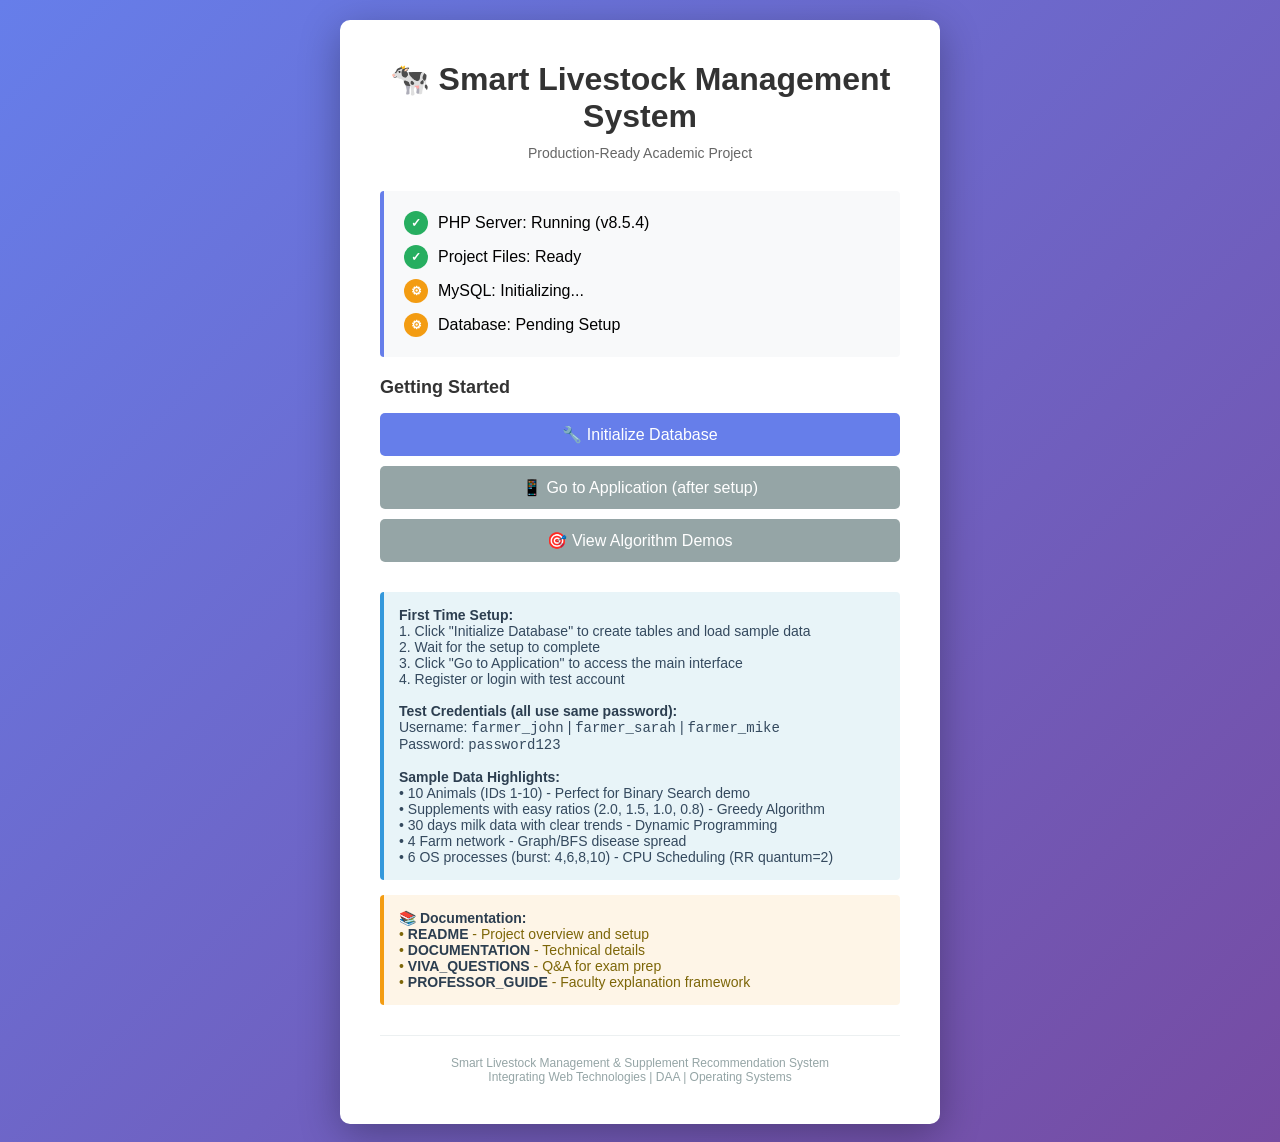
<file: project/Smart-Livestock-System/index.html>
<!DOCTYPE html>
<html lang="en">
<head>
    <meta charset="UTF-8">
    <meta name="viewport" content="width=device-width, initial-scale=1.0">
    <title>Smart Livestock System - Setup</title>
    <style>
        * { margin: 0; padding: 0; box-sizing: border-box; }
        body {
            font-family: 'Segoe UI', Tahoma, Geneva, Verdana, sans-serif;
            background: linear-gradient(135deg, #667eea 0%, #764ba2 100%);
            min-height: 100vh;
            display: flex;
            align-items: center;
            justify-content: center;
            padding: 20px;
        }
        .container {
            background: white;
            border-radius: 10px;
            box-shadow: 0 10px 40px rgba(0,0,0,0.3);
            max-width: 600px;
            width: 100%;
            padding: 40px;
        }
        h1 {
            color: #333;
            margin-bottom: 10px;
            text-align: center;
        }
        .subtitle {
            color: #666;
            text-align: center;
            margin-bottom: 30px;
            font-size: 14px;
        }
        .status {
            background: #f8f9fa;
            border-left: 4px solid #667eea;
            padding: 20px;
            margin-bottom: 20px;
            border-radius: 4px;
        }
        .status-item {
            display: flex;
            align-items: center;
            margin-bottom: 10px;
        }
        .status-item:last-child { margin-bottom: 0; }
        .status-icon {
            width: 24px;
            height: 24px;
            border-radius: 50%;
            display: flex;
            align-items: center;
            justify-content: center;
            margin-right: 10px;
            color: white;
            font-weight: bold;
            font-size: 12px;
        }
        .status-icon.ok { background: #27ae60; }
        .status-icon.loading { background: #f39c12; }
        .status-icon.error { background: #e74c3c; }
        .button {
            display: inline-block;
            padding: 12px 30px;
            border: none;
            border-radius: 5px;
            text-decoration: none;
            font-size: 16px;
            cursor: pointer;
            transition: all 0.3s ease;
            text-align: center;
            width: 100%;
            margin-bottom: 10px;
        }
        .button-primary {
            background: #667eea;
            color: white;
        }
        .button-primary:hover {
            background: #5568d3;
            transform: translateY(-2px);
            box-shadow: 0 5px 15px rgba(102, 126, 234, 0.4);
        }
        .button-secondary {
            background: #95a5a6;
            color: white;
        }
        .button-secondary:hover {
            background: #7f8c8d;
        }
        .info-box {
            background: #e8f4f8;
            border-left: 4px solid #3498db;
            padding: 15px;
            margin-top: 20px;
            border-radius: 4px;
            font-size: 14px;
            color: #34495e;
        }
        .info-box strong { color: #2c3e50; }
        .code {
            background: #2c3e50;
            color: #ecf0f1;
            padding: 10px;
            border-radius: 4px;
            font-family: 'Courier New', monospace;
            font-size: 12px;
            margin: 10px 0;
            overflow-x: auto;
        }
    </style>
</head>
<body>
    <div class="container">
        <h1>🐄 Smart Livestock Management System</h1>
        <p class="subtitle">Production-Ready Academic Project</p>
        
        <div class="status">
            <div class="status-item">
                <div class="status-icon ok">✓</div>
                <span>PHP Server: Running (v8.5.4)</span>
            </div>
            <div class="status-item">
                <div class="status-icon ok">✓</div>
                <span>Project Files: Ready</span>
            </div>
            <div class="status-item">
                <div class="status-icon loading">⚙</div>
                <span>MySQL: Initializing...</span>
            </div>
            <div class="status-item">
                <div class="status-icon loading">⚙</div>
                <span>Database: Pending Setup</span>
            </div>
        </div>
        
        <h2 style="font-size: 18px; margin: 20px 0 15px; color: #333;">Getting Started</h2>
        
        <button class="button button-primary" onclick="location.href='/backend/setup.php';">
            🔧 Initialize Database
        </button>
        
        <button class="button button-secondary" onclick="location.href='/frontend/index.html'; setTimeout(() => alert('Application loaded!'), 100);">
            📱 Go to Application (after setup)
        </button>

        <button class="button button-secondary" onclick="location.href='/demo.html';">
            🎯 View Algorithm Demos
        </button>
        
        <div class="info-box">
            <strong>First Time Setup:</strong><br>
            1. Click "Initialize Database" to create tables and load sample data<br>
            2. Wait for the setup to complete<br>
            3. Click "Go to Application" to access the main interface<br>
            4. Register or login with test account<br>
            <br>
            <strong>Test Credentials (all use same password):</strong><br>
            Username: <code>farmer_john</code> | <code>farmer_sarah</code> | <code>farmer_mike</code><br>
            Password: <code>password123</code><br>
            <br>
            <strong>Sample Data Highlights:</strong><br>
            • 10 Animals (IDs 1-10) - Perfect for Binary Search demo<br>
            • Supplements with easy ratios (2.0, 1.5, 1.0, 0.8) - Greedy Algorithm<br>
            • 30 days milk data with clear trends - Dynamic Programming<br>
            • 4 Farm network - Graph/BFS disease spread<br>
            • 6 OS processes (burst: 4,6,8,10) - CPU Scheduling (RR quantum=2)
        </div>

        <div class="info-box" style="background: #fef5e7; border-left-color: #f39c12; color: #7d6608; margin-top: 15px;">
            <strong>📚 Documentation:</strong><br>
            • <a href="/README.md" style="color: #667eea; text-decoration: none;"><strong>README</strong></a> - Project overview and setup<br>
            • <a href="/DOCUMENTATION.md" style="color: #667eea; text-decoration: none;"><strong>DOCUMENTATION</strong></a> - Technical details<br>
            • <a href="/VIVA_QUESTIONS.md" style="color: #667eea; text-decoration: none;"><strong>VIVA_QUESTIONS</strong></a> - Q&A for exam prep<br>
            • <a href="/PROFESSOR_GUIDE.md" style="color: #667eea; text-decoration: none;"><strong>PROFESSOR_GUIDE</strong></a> - Faculty explanation framework
        </div>

        <div style="margin-top: 30px; padding-top: 20px; border-top: 1px solid #ecf0f1; text-align: center; color: #95a5a6; font-size: 12px;">
            <p>Smart Livestock Management & Supplement Recommendation System</p>
            <p>Integrating Web Technologies | DAA | Operating Systems</p>
        </div>
    </div>
</body>
</html>
</file>
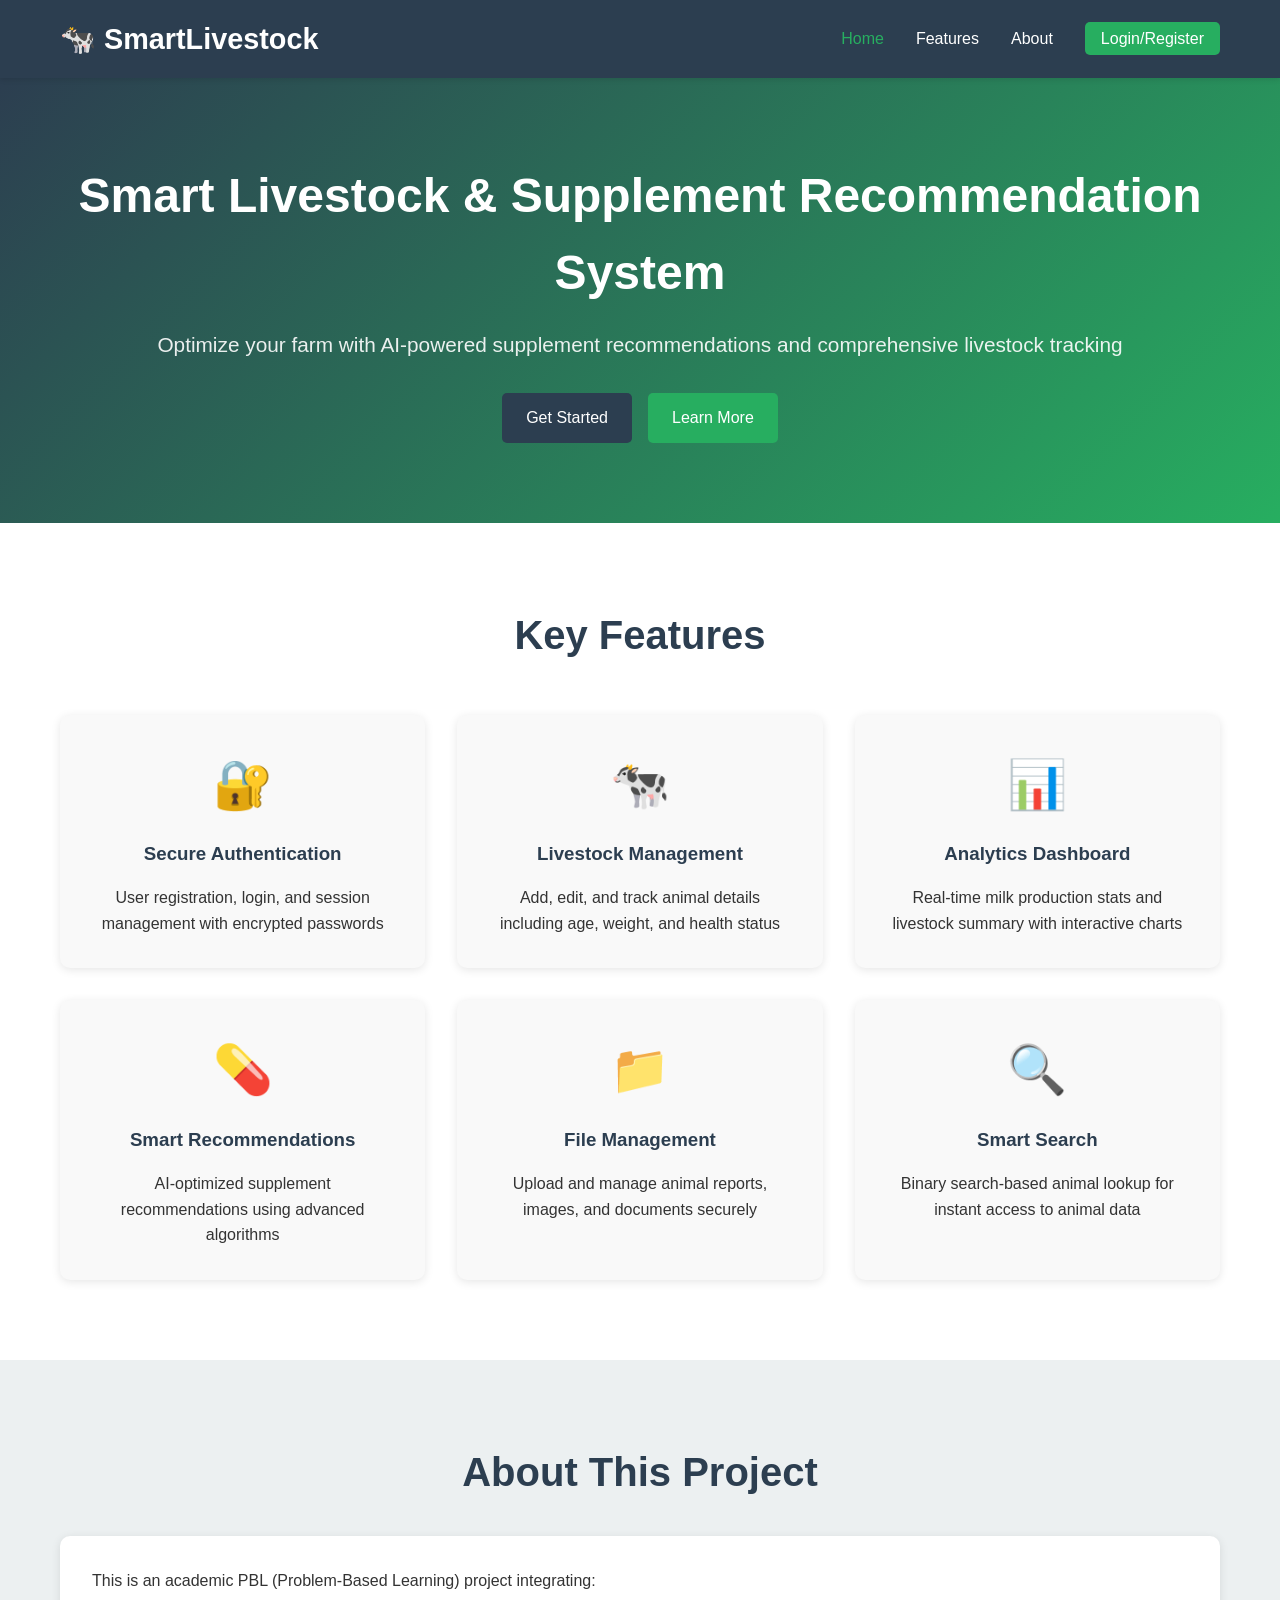
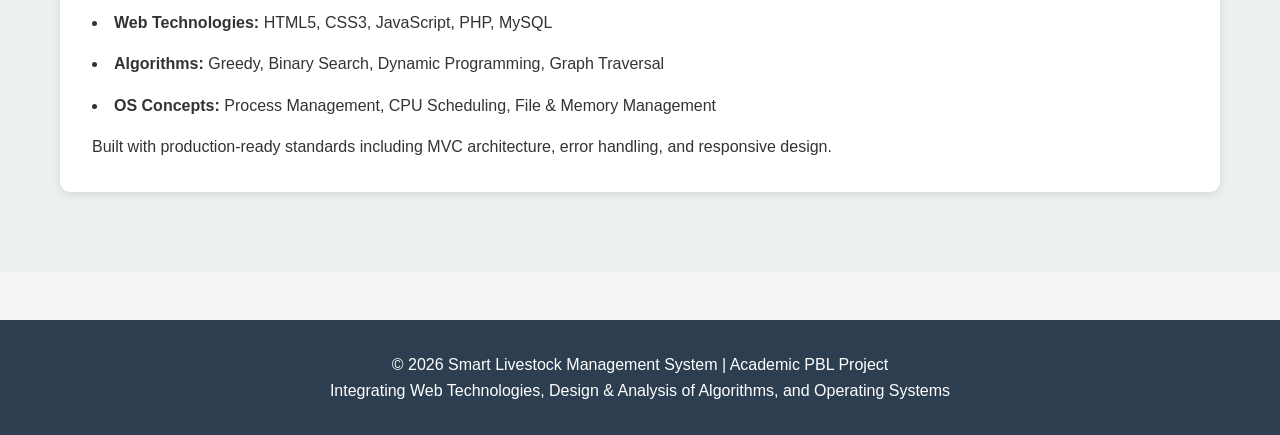
<file: project/Smart-Livestock-System/frontend/index.html>
<!DOCTYPE html>
<html lang="en">
<head>
    <meta charset="UTF-8">
    <meta name="viewport" content="width=device-width, initial-scale=1.0">
    <title>Smart Livestock Management System</title>
    <link rel="stylesheet" href="css/style.css">
</head>
<body>
    <!-- Navigation Bar -->
    <nav class="navbar">
        <div class="container">
            <div class="logo">
                <h1>🐄 SmartLivestock</h1>
            </div>
            <ul class="nav-menu">
                <li><a href="#home" class="active">Home</a></li>
                <li><a href="#features">Features</a></li>
                <li><a href="#about">About</a></li>
                <li><a href="login.html" class="btn-login">Login/Register</a></li>
            </ul>
        </div>
    </nav>

    <!-- Hero Section -->
    <section id="home" class="hero">
        <div class="container hero-content">
            <h2>Smart Livestock & Supplement Recommendation System</h2>
            <p>Optimize your farm with AI-powered supplement recommendations and comprehensive livestock tracking</p>
            <div class="hero-buttons">
                <a href="login.html" class="btn btn-primary">Get Started</a>
                <a href="#features" class="btn btn-secondary">Learn More</a>
            </div>
        </div>
    </section>

    <!-- Features Section -->
    <section id="features" class="features">
        <div class="container">
            <h2>Key Features</h2>
            <div class="features-grid">
                <div class="feature-card">
                    <div class="feature-icon">🔐</div>
                    <h3>Secure Authentication</h3>
                    <p>User registration, login, and session management with encrypted passwords</p>
                </div>
                <div class="feature-card">
                    <div class="feature-icon">🐄</div>
                    <h3>Livestock Management</h3>
                    <p>Add, edit, and track animal details including age, weight, and health status</p>
                </div>
                <div class="feature-card">
                    <div class="feature-icon">📊</div>
                    <h3>Analytics Dashboard</h3>
                    <p>Real-time milk production stats and livestock summary with interactive charts</p>
                </div>
                <div class="feature-card">
                    <div class="feature-icon">💊</div>
                    <h3>Smart Recommendations</h3>
                    <p>AI-optimized supplement recommendations using advanced algorithms</p>
                </div>
                <div class="feature-card">
                    <div class="feature-icon">📁</div>
                    <h3>File Management</h3>
                    <p>Upload and manage animal reports, images, and documents securely</p>
                </div>
                <div class="feature-card">
                    <div class="feature-icon">🔍</div>
                    <h3>Smart Search</h3>
                    <p>Binary search-based animal lookup for instant access to animal data</p>
                </div>
            </div>
        </div>
    </section>

    <!-- About Section -->
    <section id="about" class="about">
        <div class="container">
            <h2>About This Project</h2>
            <div class="about-content">
                <p>This is an academic PBL (Problem-Based Learning) project integrating:</p>
                <ul>
                    <li><strong>Web Technologies:</strong> HTML5, CSS3, JavaScript, PHP, MySQL</li>
                    <li><strong>Algorithms:</strong> Greedy, Binary Search, Dynamic Programming, Graph Traversal</li>
                    <li><strong>OS Concepts:</strong> Process Management, CPU Scheduling, File & Memory Management</li>
                </ul>
                <p>Built with production-ready standards including MVC architecture, error handling, and responsive design.</p>
            </div>
        </div>
    </section>

    <!-- Footer -->
    <footer class="footer">
        <div class="container">
            <p>&copy; 2026 Smart Livestock Management System | Academic PBL Project</p>
            <p>Integrating Web Technologies, Design & Analysis of Algorithms, and Operating Systems</p>
        </div>
    </footer>

    <script src="js/main.js"></script>
</body>
</html>
</file>
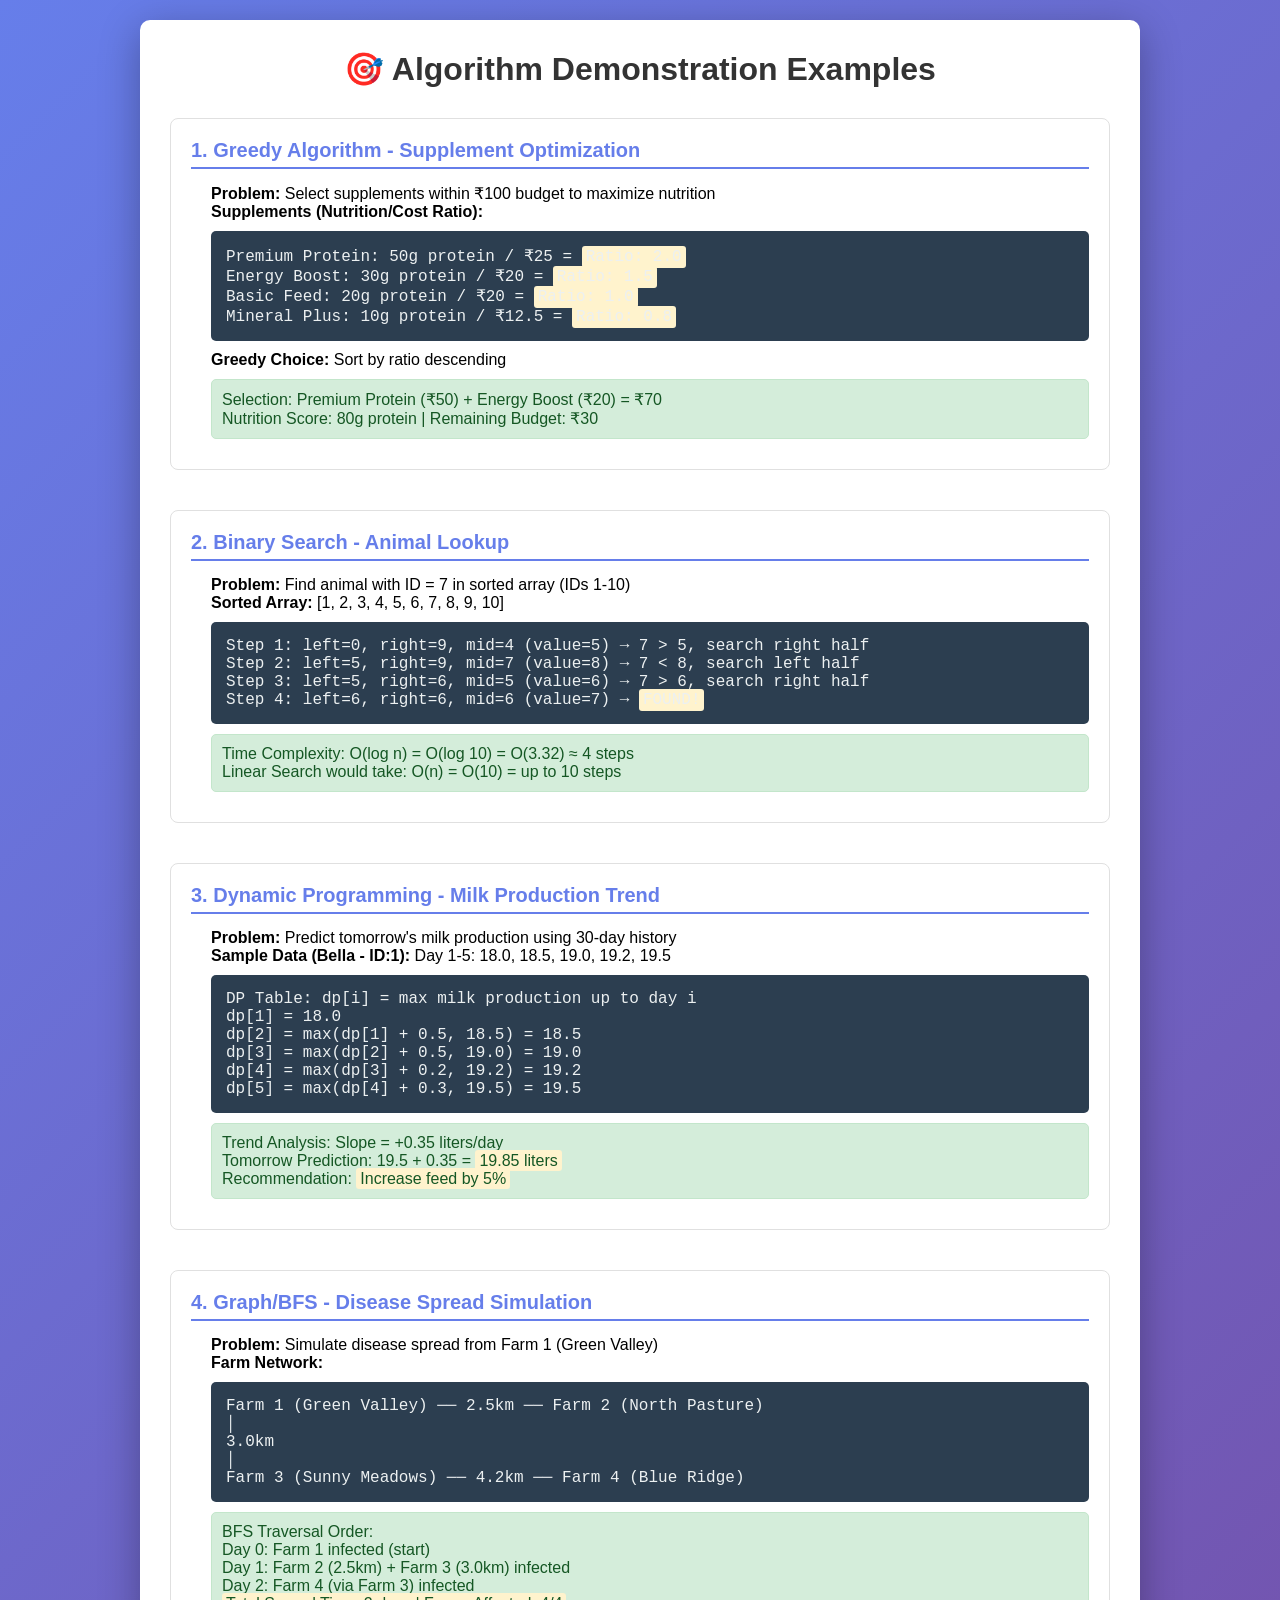
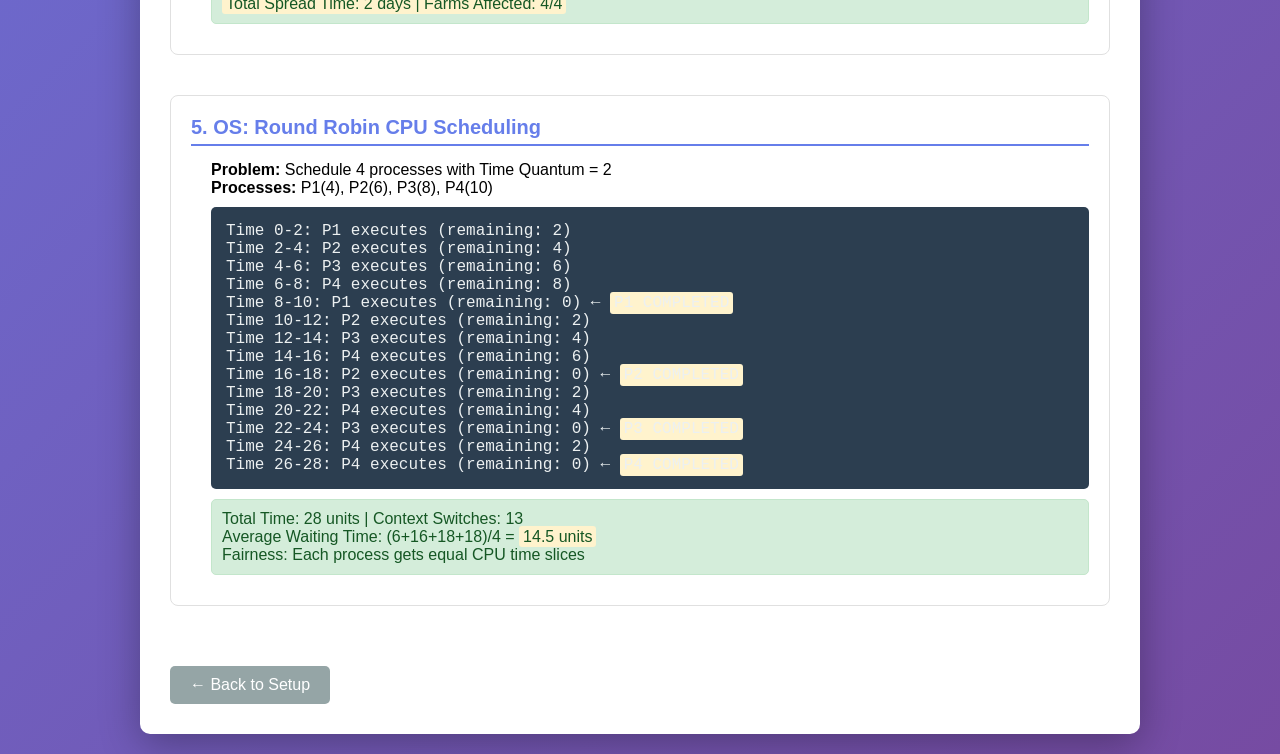
<file: project/Smart-Livestock-System/demo.html>
<!DOCTYPE html>
<html lang="en">
<head>
    <meta charset="UTF-8">
    <meta name="viewport" content="width=device-width, initial-scale=1.0">
    <title>Algorithm Demos - Smart Livestock System</title>
    <style>
        * { margin: 0; padding: 0; box-sizing: border-box; }
        body {
            font-family: 'Segoe UI', Tahoma, Geneva, Verdana, sans-serif;
            background: linear-gradient(135deg, #667eea 0%, #764ba2 100%);
            min-height: 100vh;
            padding: 20px;
        }
        .container {
            background: white;
            border-radius: 10px;
            box-shadow: 0 10px 40px rgba(0,0,0,0.3);
            max-width: 1000px;
            margin: 0 auto;
            padding: 30px;
        }
        h1 { text-align: center; color: #333; margin-bottom: 30px; }
        .demo-section {
            margin-bottom: 40px;
            border: 1px solid #e0e0e0;
            border-radius: 8px;
            padding: 20px;
        }
        .demo-title {
            font-size: 20px;
            font-weight: bold;
            color: #667eea;
            margin-bottom: 15px;
            border-bottom: 2px solid #667eea;
            padding-bottom: 5px;
        }
        .demo-content { margin-left: 20px; }
        .code {
            background: #2c3e50;
            color: #ecf0f1;
            padding: 15px;
            border-radius: 5px;
            font-family: 'Courier New', monospace;
            margin: 10px 0;
            overflow-x: auto;
        }
        .result {
            background: #d4edda;
            color: #155724;
            padding: 10px;
            border-radius: 5px;
            margin: 10px 0;
            border: 1px solid #c3e6cb;
        }
        .highlight { background: #fff3cd; padding: 2px 4px; border-radius: 3px; }
        .back-link {
            display: inline-block;
            margin-top: 20px;
            padding: 10px 20px;
            background: #95a5a6;
            color: white;
            text-decoration: none;
            border-radius: 5px;
        }
        .back-link:hover { background: #7f8c8d; }
    </style>
</head>
<body>
    <div class="container">
        <h1>🎯 Algorithm Demonstration Examples</h1>

        <div class="demo-section">
            <div class="demo-title">1. Greedy Algorithm - Supplement Optimization</div>
            <div class="demo-content">
                <p><strong>Problem:</strong> Select supplements within ₹100 budget to maximize nutrition</p>
                <p><strong>Supplements (Nutrition/Cost Ratio):</strong></p>
                <div class="code">
Premium Protein: 50g protein / ₹25 = <span class="highlight">Ratio: 2.0</span><br>
Energy Boost: 30g protein / ₹20 = <span class="highlight">Ratio: 1.5</span><br>
Basic Feed: 20g protein / ₹20 = <span class="highlight">Ratio: 1.0</span><br>
Mineral Plus: 10g protein / ₹12.5 = <span class="highlight">Ratio: 0.8</span>
                </div>
                <p><strong>Greedy Choice:</strong> Sort by ratio descending</p>
                <div class="result">
Selection: Premium Protein (₹50) + Energy Boost (₹20) = ₹70<br>
Nutrition Score: 80g protein | Remaining Budget: ₹30
                </div>
            </div>
        </div>

        <div class="demo-section">
            <div class="demo-title">2. Binary Search - Animal Lookup</div>
            <div class="demo-content">
                <p><strong>Problem:</strong> Find animal with ID = 7 in sorted array (IDs 1-10)</p>
                <p><strong>Sorted Array:</strong> [1, 2, 3, 4, 5, 6, 7, 8, 9, 10]</p>
                <div class="code">
Step 1: left=0, right=9, mid=4 (value=5) → 7 > 5, search right half<br>
Step 2: left=5, right=9, mid=7 (value=8) → 7 < 8, search left half<br>
Step 3: left=5, right=6, mid=5 (value=6) → 7 > 6, search right half<br>
Step 4: left=6, right=6, mid=6 (value=7) → <span class="highlight">FOUND!</span>
                </div>
                <div class="result">
Time Complexity: O(log n) = O(log 10) = O(3.32) ≈ 4 steps<br>
Linear Search would take: O(n) = O(10) = up to 10 steps
                </div>
            </div>
        </div>

        <div class="demo-section">
            <div class="demo-title">3. Dynamic Programming - Milk Production Trend</div>
            <div class="demo-content">
                <p><strong>Problem:</strong> Predict tomorrow's milk production using 30-day history</p>
                <p><strong>Sample Data (Bella - ID:1):</strong> Day 1-5: 18.0, 18.5, 19.0, 19.2, 19.5</p>
                <div class="code">
DP Table: dp[i] = max milk production up to day i<br>
dp[1] = 18.0<br>
dp[2] = max(dp[1] + 0.5, 18.5) = 18.5<br>
dp[3] = max(dp[2] + 0.5, 19.0) = 19.0<br>
dp[4] = max(dp[3] + 0.2, 19.2) = 19.2<br>
dp[5] = max(dp[4] + 0.3, 19.5) = 19.5
                </div>
                <div class="result">
Trend Analysis: Slope = +0.35 liters/day<br>
Tomorrow Prediction: 19.5 + 0.35 = <span class="highlight">19.85 liters</span><br>
Recommendation: <span class="highlight">Increase feed by 5%</span>
                </div>
            </div>
        </div>

        <div class="demo-section">
            <div class="demo-title">4. Graph/BFS - Disease Spread Simulation</div>
            <div class="demo-content">
                <p><strong>Problem:</strong> Simulate disease spread from Farm 1 (Green Valley)</p>
                <p><strong>Farm Network:</strong></p>
                <div class="code">
Farm 1 (Green Valley) ── 2.5km ── Farm 2 (North Pasture)<br>
│<br>
3.0km<br>
│<br>
Farm 3 (Sunny Meadows) ── 4.2km ── Farm 4 (Blue Ridge)
                </div>
                <div class="result">
BFS Traversal Order:<br>
Day 0: Farm 1 infected (start)<br>
Day 1: Farm 2 (2.5km) + Farm 3 (3.0km) infected<br>
Day 2: Farm 4 (via Farm 3) infected<br>
<span class="highlight">Total Spread Time: 2 days | Farms Affected: 4/4</span>
                </div>
            </div>
        </div>

        <div class="demo-section">
            <div class="demo-title">5. OS: Round Robin CPU Scheduling</div>
            <div class="demo-content">
                <p><strong>Problem:</strong> Schedule 4 processes with Time Quantum = 2</p>
                <p><strong>Processes:</strong> P1(4), P2(6), P3(8), P4(10)</p>
                <div class="code">
Time 0-2: P1 executes (remaining: 2)<br>
Time 2-4: P2 executes (remaining: 4)<br>
Time 4-6: P3 executes (remaining: 6)<br>
Time 6-8: P4 executes (remaining: 8)<br>
Time 8-10: P1 executes (remaining: 0) ← <span class="highlight">P1 COMPLETED</span><br>
Time 10-12: P2 executes (remaining: 2)<br>
Time 12-14: P3 executes (remaining: 4)<br>
Time 14-16: P4 executes (remaining: 6)<br>
Time 16-18: P2 executes (remaining: 0) ← <span class="highlight">P2 COMPLETED</span><br>
Time 18-20: P3 executes (remaining: 2)<br>
Time 20-22: P4 executes (remaining: 4)<br>
Time 22-24: P3 executes (remaining: 0) ← <span class="highlight">P3 COMPLETED</span><br>
Time 24-26: P4 executes (remaining: 2)<br>
Time 26-28: P4 executes (remaining: 0) ← <span class="highlight">P4 COMPLETED</span>
                </div>
                <div class="result">
Total Time: 28 units | Context Switches: 13<br>
Average Waiting Time: (6+16+18+18)/4 = <span class="highlight">14.5 units</span><br>
Fairness: Each process gets equal CPU time slices
                </div>
            </div>
        </div>

        <a href="/" class="back-link">← Back to Setup</a>
    </div>
</body>
</html>
</file>
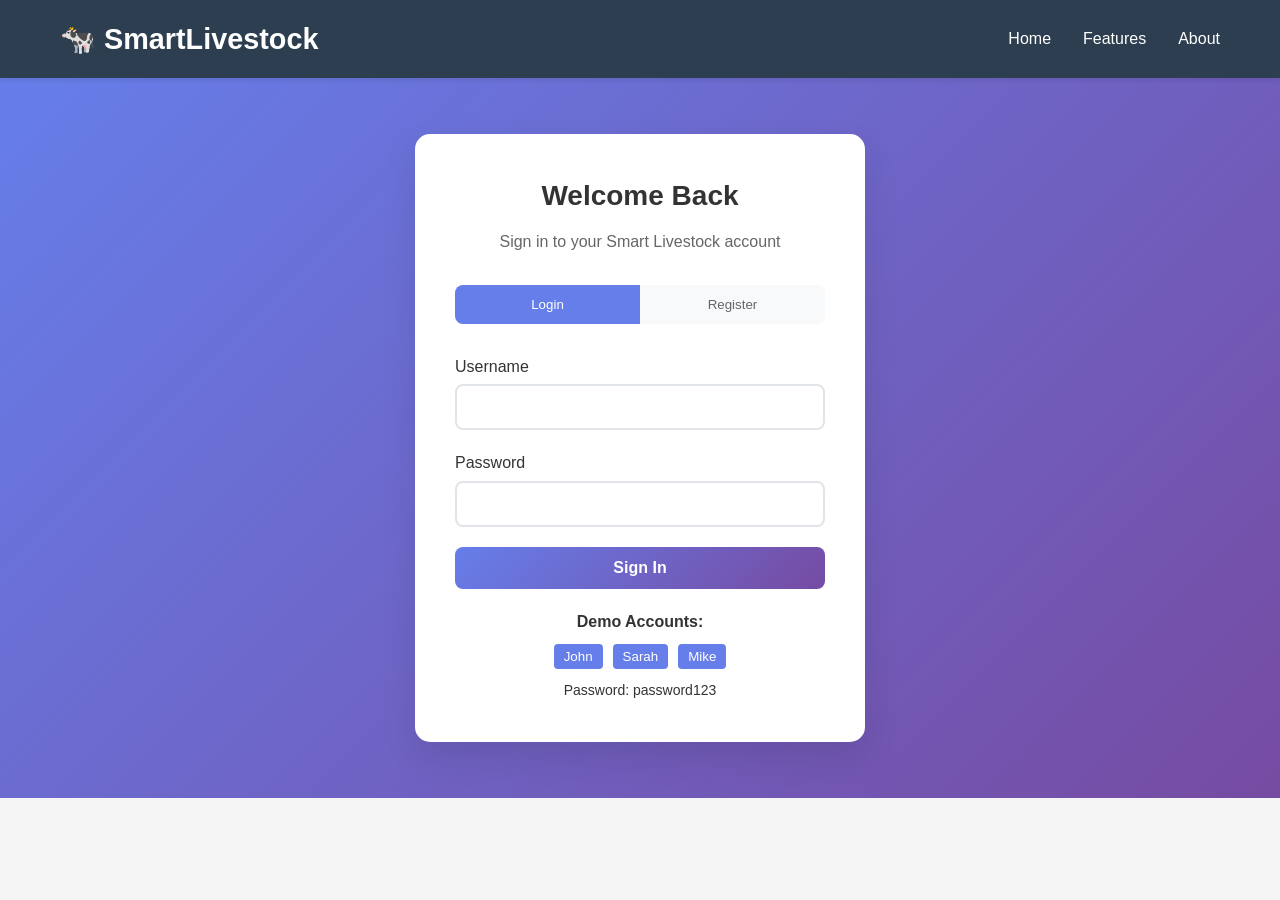
<file: project/Smart-Livestock-System/frontend/login.html>
<!DOCTYPE html>
<html lang="en">
<head>
    <meta charset="UTF-8">
    <meta name="viewport" content="width=device-width, initial-scale=1.0">
    <title>Login - Smart Livestock Management System</title>
    <link rel="stylesheet" href="css/style.css">
    <style>
        .auth-container {
            min-height: 80vh;
            display: flex;
            align-items: center;
            justify-content: center;
            background: linear-gradient(135deg, #667eea 0%, #764ba2 100%);
            padding: 20px;
        }

        .auth-card {
            background: white;
            border-radius: 15px;
            box-shadow: 0 15px 35px rgba(0,0,0,0.1);
            padding: 40px;
            width: 100%;
            max-width: 450px;
        }

        .auth-header {
            text-align: center;
            margin-bottom: 30px;
        }

        .auth-header h2 {
            color: #333;
            margin-bottom: 10px;
            font-size: 28px;
        }

        .auth-header p {
            color: #666;
            font-size: 16px;
        }

        .form-group {
            margin-bottom: 20px;
        }

        .form-group label {
            display: block;
            margin-bottom: 5px;
            color: #333;
            font-weight: 500;
        }

        .form-group input {
            width: 100%;
            padding: 12px 15px;
            border: 2px solid #e1e5e9;
            border-radius: 8px;
            font-size: 16px;
            transition: border-color 0.3s ease;
        }

        .form-group input:focus {
            outline: none;
            border-color: #667eea;
        }

        .auth-btn {
            width: 100%;
            padding: 12px;
            background: linear-gradient(135deg, #667eea 0%, #764ba2 100%);
            color: white;
            border: none;
            border-radius: 8px;
            font-size: 16px;
            font-weight: 600;
            cursor: pointer;
            transition: transform 0.2s ease;
        }

        .auth-btn:hover {
            transform: translateY(-2px);
        }

        .auth-btn:disabled {
            opacity: 0.6;
            cursor: not-allowed;
            transform: none;
        }

        .auth-links {
            text-align: center;
            margin-top: 20px;
        }

        .auth-links a {
            color: #667eea;
            text-decoration: none;
            font-weight: 500;
        }

        .auth-links a:hover {
            text-decoration: underline;
        }

        .tab-buttons {
            display: flex;
            margin-bottom: 30px;
            border-radius: 8px;
            overflow: hidden;
            background: #f8f9fa;
        }

        .tab-btn {
            flex: 1;
            padding: 12px;
            border: none;
            background: #f8f9fa;
            color: #666;
            cursor: pointer;
            font-weight: 500;
            transition: all 0.3s ease;
        }

        .tab-btn.active {
            background: #667eea;
            color: white;
        }

        .tab-content {
            display: none;
        }

        .tab-content.active {
            display: block;
        }

        .error-message {
            background: #fee;
            color: #c33;
            padding: 10px;
            border-radius: 5px;
            margin-bottom: 15px;
            border-left: 4px solid #c33;
            display: none;
        }

        .success-message {
            background: #efe;
            color: #363;
            padding: 10px;
            border-radius: 5px;
            margin-bottom: 15px;
            border-left: 4px solid #363;
            display: none;
        }

        .loading {
            display: inline-block;
            width: 20px;
            height: 20px;
            border: 3px solid #f3f3f3;
            border-top: 3px solid #667eea;
            border-radius: 50%;
            animation: spin 1s linear infinite;
            margin-right: 10px;
        }

        @keyframes spin {
            0% { transform: rotate(0deg); }
            100% { transform: rotate(360deg); }
        }
    </style>
</head>
<body>
    <!-- Navigation Bar -->
    <nav class="navbar">
        <div class="container">
            <div class="logo">
                <h1>🐄 SmartLivestock</h1>
            </div>
            <ul class="nav-menu">
                <li><a href="index.html">Home</a></li>
                <li><a href="index.html#features">Features</a></li>
                <li><a href="index.html#about">About</a></li>
            </ul>
        </div>
    </nav>

    <!-- Auth Container -->
    <div class="auth-container">
        <div class="auth-card">
            <div class="auth-header">
                <h2>Welcome Back</h2>
                <p>Sign in to your Smart Livestock account</p>
            </div>

            <!-- Tab Buttons -->
            <div class="tab-buttons">
                <button class="tab-btn active" onclick="showTab('login')">Login</button>
                <button class="tab-btn" onclick="showTab('register')">Register</button>
            </div>

            <!-- Error/Success Messages -->
            <div id="error-message" class="error-message"></div>
            <div id="success-message" class="success-message"></div>

            <!-- Login Form -->
            <form id="login-form" class="tab-content active">
                <div class="form-group">
                    <label for="login-username">Username</label>
                    <input type="text" id="login-username" required>
                </div>
                <div class="form-group">
                    <label for="login-password">Password</label>
                    <input type="password" id="login-password" required>
                </div>
                <button type="submit" class="auth-btn" id="login-btn">
                    <span id="login-text">Sign In</span>
                </button>
            </form>

            <!-- Register Form -->
            <form id="register-form" class="tab-content">
                <div class="form-group">
                    <label for="reg-username">Username *</label>
                    <input type="text" id="reg-username" required>
                </div>
                <div class="form-group">
                    <label for="reg-email">Email *</label>
                    <input type="email" id="reg-email" required>
                </div>
                <div class="form-group">
                    <label for="reg-fullname">Full Name *</label>
                    <input type="text" id="reg-fullname" required>
                </div>
                <div class="form-group">
                    <label for="reg-phone">Phone</label>
                    <input type="tel" id="reg-phone">
                </div>
                <div class="form-group">
                    <label for="reg-address">Address</label>
                    <input type="text" id="reg-address">
                </div>
                <div class="form-group">
                    <label for="reg-farmname">Farm Name</label>
                    <input type="text" id="reg-farmname">
                </div>
                <div class="form-group">
                    <label for="reg-password">Password *</label>
                    <input type="password" id="reg-password" required minlength="8">
                </div>
                <div class="form-group">
                    <label for="reg-confirm-password">Confirm Password *</label>
                    <input type="password" id="reg-confirm-password" required minlength="8">
                </div>
                <button type="submit" class="auth-btn" id="register-btn">
                    <span id="register-text">Create Account</span>
                </button>
            </form>

            <div class="auth-links">
                <p>Demo accounts: farmer_john, farmer_sarah, farmer_mike (password: password123)</p>
            </div>
        </div>
    </div>

    <script>
        // Tab switching functionality
        function showTab(tabName) {
            // Hide all tabs
            document.querySelectorAll('.tab-content').forEach(tab => {
                tab.classList.remove('active');
            });
            document.querySelectorAll('.tab-btn').forEach(btn => {
                btn.classList.remove('active');
            });

            // Show selected tab
            document.getElementById(tabName + '-form').classList.add('active');
            event.target.classList.add('active');
        }

        // Login form submission
        document.getElementById('login-form').addEventListener('submit', async function(e) {
            e.preventDefault();

            const username = document.getElementById('login-username').value;
            const password = document.getElementById('login-password').value;
            const loginBtn = document.getElementById('login-btn');
            const loginText = document.getElementById('login-text');

            // Show loading state
            loginBtn.disabled = true;
            loginText.innerHTML = '<div class="loading"></div>Signing In...';

            try {
                const response = await fetch('../backend/api/login.php', {
                    method: 'POST',
                    headers: {
                        'Content-Type': 'application/json',
                    },
                    credentials: 'include',
                    body: JSON.stringify({
                        username: username,
                        password: password
                    })
                });

                const result = await response.json();

                if (result.success) {
                    // Show success message
                    showMessage('success', 'Login successful! Redirecting...');

                    // Redirect to dashboard after short delay
                    setTimeout(() => {
                        window.location.href = 'dashboard.php';
                    }, 1000);
                } else {
                    showMessage('error', result.message || 'Login failed');
                }
            } catch (error) {
                showMessage('error', 'Network error. Please try again.');
            } finally {
                // Reset button state
                loginBtn.disabled = false;
                loginText.textContent = 'Sign In';
            }
        });

        // Register form submission
        document.getElementById('register-form').addEventListener('submit', async function(e) {
            e.preventDefault();

            const password = document.getElementById('reg-password').value;
            const confirmPassword = document.getElementById('reg-confirm-password').value;

            if (password !== confirmPassword) {
                showMessage('error', 'Passwords do not match');
                return;
            }

            const registerBtn = document.getElementById('register-btn');
            const registerText = document.getElementById('register-text');

            // Show loading state
            registerBtn.disabled = true;
            registerText.innerHTML = '<div class="loading"></div>Creating Account...';

            const formData = {
                username: document.getElementById('reg-username').value,
                email: document.getElementById('reg-email').value,
                full_name: document.getElementById('reg-fullname').value,
                phone: document.getElementById('reg-phone').value,
                address: document.getElementById('reg-address').value,
                farm_name: document.getElementById('reg-farmname').value,
                password: password,
                confirm_password: confirmPassword
            };

            try {
                const response = await fetch('../backend/api/register.php', {
                    method: 'POST',
                    headers: {
                        'Content-Type': 'application/json',
                    },
                    credentials: 'include',
                    body: JSON.stringify(formData)
                });

                const result = await response.json();

                if (result.success) {
                    showMessage('success', 'Registration successful! You can now login.');

                    // Switch to login tab after short delay
                    setTimeout(() => {
                        showTab('login');
                        document.getElementById('login-username').value = formData.username;
                    }, 1500);
                } else {
                    showMessage('error', result.message || 'Registration failed');
                }
            } catch (error) {
                showMessage('error', 'Network error. Please try again.');
            } finally {
                // Reset button state
                registerBtn.disabled = false;
                registerText.textContent = 'Create Account';
            }
        });

        // Message display function
        function showMessage(type, message) {
            const errorDiv = document.getElementById('error-message');
            const successDiv = document.getElementById('success-message');

            // Hide both messages first
            errorDiv.style.display = 'none';
            successDiv.style.display = 'none';

            // Show appropriate message
            if (type === 'error') {
                errorDiv.textContent = message;
                errorDiv.style.display = 'block';
            } else {
                successDiv.textContent = message;
                successDiv.style.display = 'block';
            }

            // Auto-hide success messages after 5 seconds
            if (type === 'success') {
                setTimeout(() => {
                    successDiv.style.display = 'none';
                }, 5000);
            }
        }

        // Pre-fill demo credentials for easy testing
        document.addEventListener('DOMContentLoaded', function() {
            // Add demo login buttons
            const demoSection = document.querySelector('.auth-links');
            demoSection.innerHTML = `
                <p><strong>Demo Accounts:</strong></p>
                <div style="display: flex; gap: 10px; justify-content: center; margin-top: 10px;">
                    <button type="button" onclick="loginDemo('farmer_john')" style="padding: 5px 10px; background: #667eea; color: white; border: none; border-radius: 4px; cursor: pointer;">John</button>
                    <button type="button" onclick="loginDemo('farmer_sarah')" style="padding: 5px 10px; background: #667eea; color: white; border: none; border-radius: 4px; cursor: pointer;">Sarah</button>
                    <button type="button" onclick="loginDemo('farmer_mike')" style="padding: 5px 10px; background: #667eea; color: white; border: none; border-radius: 4px; cursor: pointer;">Mike</button>
                </div>
                <p style="margin-top: 10px; font-size: 14px;">Password: password123</p>
            `;
        });

        function loginDemo(username) {
            document.getElementById('login-username').value = username;
            document.getElementById('login-password').value = 'password123';
            document.getElementById('login-form').dispatchEvent(new Event('submit'));
        }
    </script>
</body>
</html>
</file>
<file: project/Smart-Livestock-System/frontend/css/style.css>
/* ============================================
   SMART LIVESTOCK MANAGEMENT SYSTEM
   CSS Stylesheet
   ============================================ */

* {
    margin: 0;
    padding: 0;
    box-sizing: border-box;
}

:root {
    --primary-color: #2c3e50;
    --secondary-color: #27ae60;
    --accent-color: #e74c3c;
    --light-gray: #ecf0f1;
    --dark-gray: #7f8c8d;
    --success-color: #27ae60;
    --warning-color: #f39c12;
    --danger-color: #e74c3c;
}

body {
    font-family: 'Segoe UI', Tahoma, Geneva, Verdana, sans-serif;
    color: #333;
    background-color: #f5f5f5;
    line-height: 1.6;
}

.container {
    max-width: 1200px;
    margin: 0 auto;
    padding: 0 20px;
}

/* ============================================
   NAVIGATION BAR
   ============================================ */
.navbar {
    background-color: var(--primary-color);
    color: white;
    padding: 1rem 0;
    box-shadow: 0 2px 5px rgba(0, 0, 0, 0.1);
    position: sticky;
    top: 0;
    z-index: 100;
}

.navbar .container {
    display: flex;
    justify-content: space-between;
    align-items: center;
}

.logo h1 {
    font-size: 1.8rem;
    color: white;
}

.nav-menu {
    display: flex;
    list-style: none;
    gap: 2rem;
    align-items: center;
}

.nav-menu a {
    color: white;
    text-decoration: none;
    transition: color 0.3s;
    font-weight: 500;
}

.nav-menu a:hover,
.nav-menu a.active {
    color: var(--secondary-color);
}

.btn-login,
.btn-logout {
    background-color: var(--secondary-color);
    padding: 0.5rem 1rem;
    border-radius: 5px;
    color: white;
}

.btn-login:hover,
.btn-logout:hover {
    background-color: #229954;
}

/* ============================================
   BUTTONS
   ============================================ */
.btn {
    display: inline-block;
    padding: 0.75rem 1.5rem;
    border: none;
    border-radius: 5px;
    font-size: 1rem;
    cursor: pointer;
    transition: all 0.3s;
    text-decoration: none;
    text-align: center;
}

.btn-primary {
    background-color: var(--primary-color);
    color: white;
}

.btn-primary:hover {
    background-color: #1a252f;
    transform: translateY(-2px);
}

.btn-secondary {
    background-color: var(--secondary-color);
    color: white;
}

.btn-secondary:hover {
    background-color: #229954;
}

.btn-danger {
    background-color: var(--danger-color);
    color: white;
}

.btn-danger:hover {
    background-color: #c0392b;
}

/* ============================================
   HERO SECTION
   ============================================ */
.hero {
    background: linear-gradient(135deg, var(--primary-color), var(--secondary-color));
    color: white;
    padding: 5rem 0;
    text-align: center;
}

.hero-content h2 {
    font-size: 3rem;
    margin-bottom: 1rem;
}

.hero-content p {
    font-size: 1.3rem;
    margin-bottom: 2rem;
    opacity: 0.9;
}

.hero-buttons {
    display: flex;
    gap: 1rem;
    justify-content: center;
    flex-wrap: wrap;
}

/* ============================================
   FEATURES SECTION
   ============================================ */
.features {
    padding: 5rem 0;
    background-color: white;
}

.features h2 {
    text-align: center;
    font-size: 2.5rem;
    margin-bottom: 3rem;
    color: var(--primary-color);
}

.features-grid {
    display: grid;
    grid-template-columns: repeat(auto-fit, minmax(300px, 1fr));
    gap: 2rem;
}

.feature-card {
    background-color: #f9f9f9;
    padding: 2rem;
    border-radius: 10px;
    text-align: center;
    box-shadow: 0 2px 10px rgba(0, 0, 0, 0.1);
    transition: transform 0.3s;
}

.feature-card:hover {
    transform: translateY(-5px);
    box-shadow: 0 5px 20px rgba(0, 0, 0, 0.15);
}

.feature-icon {
    font-size: 3rem;
    margin-bottom: 1rem;
}

.feature-card h3 {
    color: var(--primary-color);
    margin-bottom: 1rem;
}

/* ============================================
   ABOUT SECTION
   ============================================ */
.about {
    padding: 5rem 0;
    background-color: var(--light-gray);
}

.about h2 {
    text-align: center;
    font-size: 2.5rem;
    margin-bottom: 2rem;
    color: var(--primary-color);
}

.about-content {
    background-color: white;
    padding: 2rem;
    border-radius: 10px;
    box-shadow: 0 2px 10px rgba(0, 0, 0, 0.1);
}

.about-content ul {
    list-style-position: inside;
    margin: 1rem 0;
}

.about-content li {
    margin: 1rem 0;
}

/* ============================================
   DASHBOARD
   ============================================ */
.dashboard-container {
    padding: 2rem 0;
}

.dashboard-container h2 {
    color: var(--primary-color);
    margin-bottom: 2rem;
}

.stats-grid {
    display: grid;
    grid-template-columns: repeat(auto-fit, minmax(250px, 1fr));
    gap: 2rem;
    margin-bottom: 3rem;
}

.stat-card {
    background: white;
    padding: 1.5rem;
    border-radius: 10px;
    box-shadow: 0 2px 10px rgba(0, 0, 0, 0.1);
    text-align: center;
    border-top: 4px solid var(--secondary-color);
}

.stat-card h3 {
    color: var(--dark-gray);
    font-size: 0.9rem;
    margin-bottom: 1rem;
}

.stat-value {
    font-size: 2.5rem;
    color: var(--secondary-color);
    font-weight: bold;
    margin-bottom: 0.5rem;
}

.stat-unit {
    color: var(--dark-gray);
    font-size: 0.9rem;
}

/* ============================================
   CHARTS SECTION
   ============================================ */
.charts-section {
    display: grid;
    grid-template-columns: repeat(auto-fit, minmax(400px, 1fr));
    gap: 2rem;
    margin-bottom: 3rem;
}

.chart-container {
    background: white;
    padding: 1.5rem;
    border-radius: 10px;
    box-shadow: 0 2px 10px rgba(0, 0, 0, 0.1);
}

.chart-container h3 {
    color: var(--primary-color);
    margin-bottom: 1rem;
}

/* ============================================
   TABLES
   ============================================ */
.data-table {
    width: 100%;
    border-collapse: collapse;
    background: white;
    box-shadow: 0 2px 10px rgba(0, 0, 0, 0.1);
    border-radius: 10px;
    overflow: hidden;
}

.data-table thead {
    background-color: var(--primary-color);
    color: white;
}

.data-table th {
    padding: 1rem;
    text-align: left;
    font-weight: 600;
}

.data-table td {
    padding: 1rem;
    border-bottom: 1px solid var(--light-gray);
}

.data-table tbody tr:hover {
    background-color: #f9f9f9;
}

.data-table .text-center {
    text-align: center;
}

/* ============================================
   FORMS
   ============================================ */
.form-group {
    margin-bottom: 1.5rem;
}

.form-group label {
    display: block;
    margin-bottom: 0.5rem;
    color: var(--primary-color);
    font-weight: 600;
}

.form-group input,
.form-group select,
.form-group textarea {
    width: 100%;
    padding: 0.75rem;
    border: 1px solid var(--light-gray);
    border-radius: 5px;
    font-size: 1rem;
    font-family: inherit;
}

.form-group input:focus,
.form-group select:focus,
.form-group textarea:focus {
    outline: none;
    border-color: var(--secondary-color);
    box-shadow: 0 0 5px rgba(39, 174, 96, 0.3);
}

.help-text {
    font-size: 0.85rem;
    color: var(--dark-gray);
    margin-top: 0.3rem;
}

/* ============================================
   MODALS
   ============================================ */
.modal {
    display: none;
    position: fixed;
    z-index: 1000;
    left: 0;
    top: 0;
    width: 100%;
    height: 100%;
    background-color: rgba(0, 0, 0, 0.5);
    animation: fadeIn 0.3s;
}

.modal-content {
    background-color: white;
    margin: 5% auto;
    padding: 2rem;
    border-radius: 10px;
    width: 90%;
    max-width: 500px;
    box-shadow: 0 4px 20px rgba(0, 0, 0, 0.2);
    animation: slideIn 0.3s;
}

.close {
    color: var(--dark-gray);
    float: right;
    font-size: 2rem;
    font-weight: bold;
    cursor: pointer;
    transition: color 0.3s;
}

.close:hover {
    color: var(--danger-color);
}

@keyframes fadeIn {
    from { opacity: 0; }
    to { opacity: 1; }
}

@keyframes slideIn {
    from { transform: translateY(-50px); opacity: 0; }
    to { transform: translateY(0); opacity: 1; }
}

/* ============================================
   PAGE HEADERS
   ============================================ */
.page-header {
    display: flex;
    justify-content: space-between;
    align-items: center;
    margin-bottom: 2rem;
    background: white;
    padding: 1.5rem;
    border-radius: 10px;
    box-shadow: 0 2px 10px rgba(0, 0, 0, 0.1);
}

.page-header h2 {
    color: var(--primary-color);
}

/* ============================================
   SEARCH BAR
   ============================================ */
.search-bar {
    margin-bottom: 2rem;
}

.search-bar input {
    width: 100%;
    padding: 1rem;
    border: 2px solid var(--light-gray);
    border-radius: 5px;
    font-size: 1rem;
    transition: border-color 0.3s;
}

.search-bar input:focus {
    border-color: var(--secondary-color);
    outline: none;
}

/* ============================================
   RECOMMENDATION SECTION
   ============================================ */
.recommendation-form {
    background: white;
    padding: 2rem;
    border-radius: 10px;
    box-shadow: 0 2px 10px rgba(0, 0, 0, 0.1);
    margin-bottom: 2rem;
}

.recommendation-form h3 {
    color: var(--primary-color);
    margin-bottom: 1.5rem;
}

.recommendation-results {
    background: white;
    padding: 2rem;
    border-radius: 10px;
    box-shadow: 0 2px 10px rgba(0, 0, 0, 0.1);
    margin-bottom: 2rem;
    border-left: 4px solid var(--secondary-color);
}

.result-info {
    background: var(--light-gray);
    padding: 1rem;
    border-radius: 5px;
    margin-bottom: 1.5rem;
}

.result-info p {
    margin: 0.5rem 0;
}

.recommendation-summary {
    background: var(--light-gray);
    padding: 1.5rem;
    border-radius: 5px;
    margin-top: 1.5rem;
}

.recommendation-reason {
    font-style: italic;
    color: var(--dark-gray);
}

/* ============================================
   FOOTER
   ============================================ */
.footer {
    background-color: var(--primary-color);
    color: white;
    text-align: center;
    padding: 2rem;
    margin-top: 3rem;
}

/* ============================================
   RESPONSIVE DESIGN
   ============================================ */
@media (max-width: 768px) {
    .hero-content h2 {
        font-size: 2rem;
    }

    .nav-menu {
        gap: 1rem;
    }

    .features-grid {
        grid-template-columns: 1fr;
    }

    .charts-section {
        grid-template-columns: 1fr;
    }

    .page-header {
        flex-direction: column;
        align-items: flex-start;
        gap: 1rem;
    }

    .modal-content {
        width: 95%;
        margin: 20% auto;
    }

    .data-table {
        font-size: 0.85rem;
    }

    .data-table th,
    .data-table td {
        padding: 0.5rem;
    }
}

/* ============================================
   UTILITY CLASSES
   ============================================ */
.success {
    color: var(--success-color);
}

.error {
    color: var(--danger-color);
}

.warning {
    color: var(--warning-color);
}

.text-center {
    text-align: center;
}

.mt-1 { margin-top: 0.5rem; }
.mt-2 { margin-top: 1rem; }
.mb-1 { margin-bottom: 0.5rem; }
.mb-2 { margin-bottom: 1rem; }
</file>
